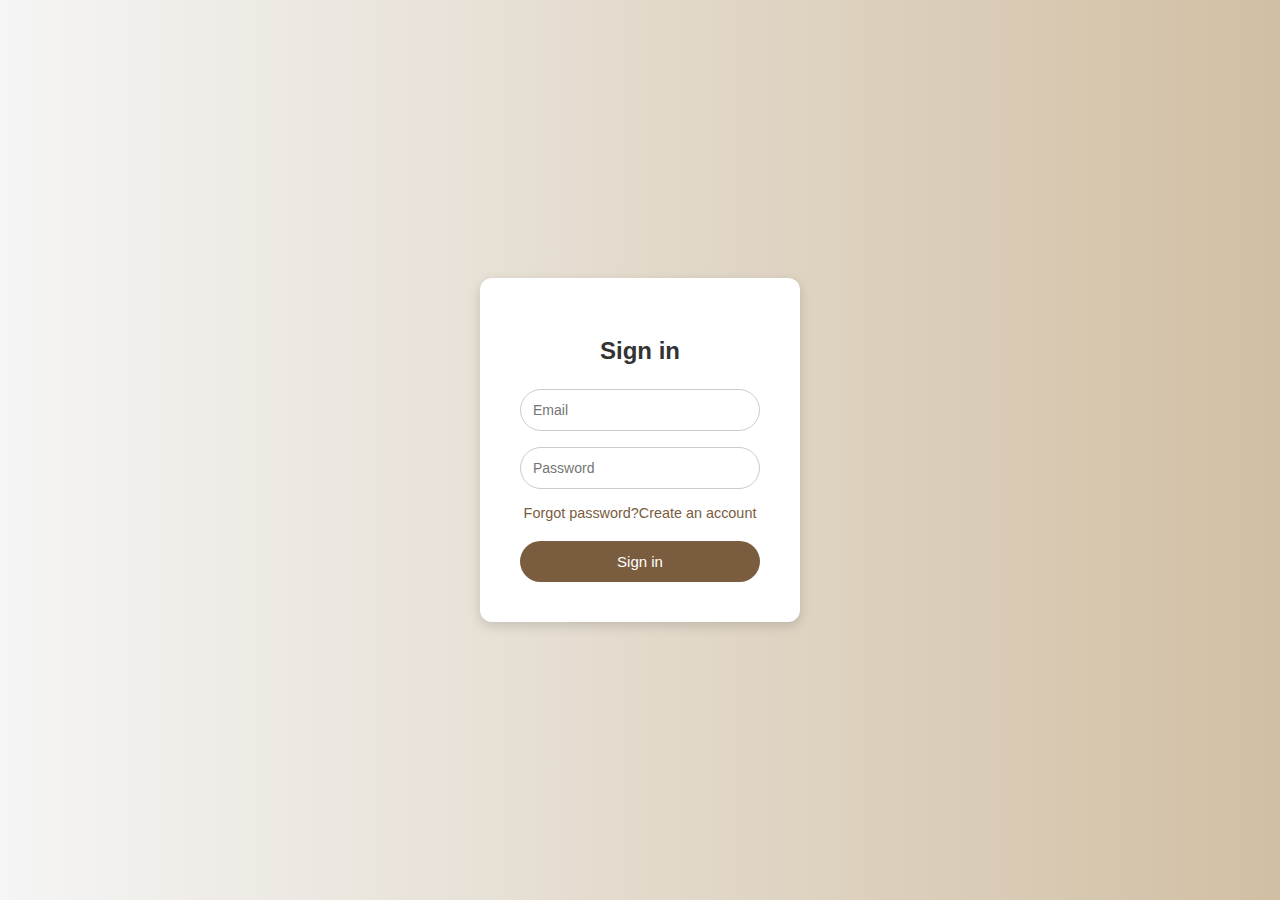
<file: pages/login.html>
<!DOCTYPE html>
<html lang="en">
<head>
  <meta charset="UTF-8" />
  <title>Sign In</title>
  <link rel="stylesheet" href="../css/login.css">
</head>
<body>
  <div class="container">
    <form action="signin.php" method="post">
      <h2>Sign in</h2>
      <input type="email" name="email" placeholder="Email" required />
      <input type="password" name="password" placeholder="Password" required />
      <div class="links">
        <a href="#">Forgot password?</a>
        <a href="../pages/signup.html">Create an account</a>

      </div>
      <button type="submit">Sign in</button>
    </form>
  </div>
  
</body>
</html>
</file>
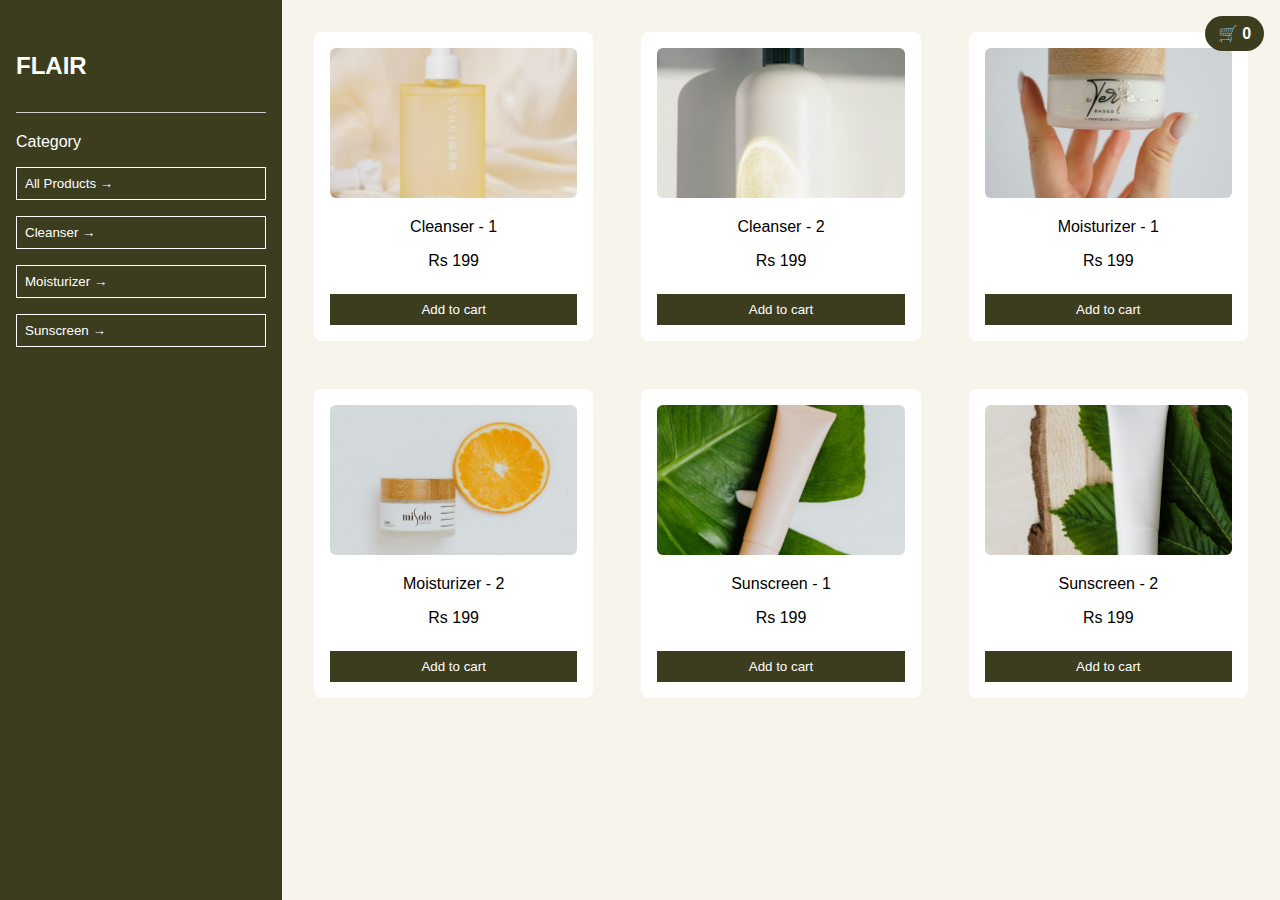
<file: pages/product.html>
<!DOCTYPE html>
<html lang="en">
<head>
  <meta charset="UTF-8" />
  <meta name="viewport" content="width=device-width, initial-scale=1.0"/>
  <title>Flair Beauty</title>
  <link rel="stylesheet" href="../css/product.css" />
</head>
<body>
  <div class="container">
    <aside class="sidebar">
      <h2>FLAIR</h2>
      <hr class="divider" />
      <p class="category-label">Category</p>
      <div class="categories">
        <button data-category="all">
          All Products <span class="arrow">→</span>
        </button>
        <button data-category="cleanser">
          Cleanser <span class="arrow">→</span>
        </button>
        <button data-category="moisturizer">
          Moisturizer <span class="arrow">→</span>
        </button>
        <button data-category="sunscreen">
          Sunscreen <span class="arrow">→</span>
        </button>
      </div>
    </aside>

    <main class="products-section">
      <div class="product-grid">
        <!-- Cleanser Products -->
        <div class="product-card" data-category="cleanser">
          <img src="../images/cleanser-1.png" alt="Cleanser 1">
          <p>Cleanser - 1</p>
          <p>Rs 199</p>
          <button>Add to cart</button>
        </div>
        <div class="product-card" data-category="cleanser">
          <img src="../images/cleanser-2.png" alt="Cleanser 2">
          <p>Cleanser - 2</p>
          <p>Rs 199</p>
          <button>Add to cart</button>
        </div>

        <!-- Moisturizer Products -->
        <div class="product-card" data-category="moisturizer">
          <img src="../images/moisturizer-1.png" alt="Moisturizer 1">
          <p>Moisturizer - 1</p>
          <p>Rs 199</p>
          <button>Add to cart</button>
        </div>
        <div class="product-card" data-category="moisturizer">
          <img src="../images/moisturizer-2.png" alt="Moisturizer 2">
          <p>Moisturizer - 2</p>
          <p>Rs 199</p>
          <button>Add to cart</button>
        </div>

        <!-- Sunscreen Products -->
        <div class="product-card" data-category="sunscreen">
          <img src="../images/sunscreen-1.png" alt="Sunscreen 1">
          <p>Sunscreen - 1</p>
          <p>Rs 199</p>
          <button>Add to cart</button>
        </div>
        <div class="product-card" data-category="sunscreen">
          <img src="../images/sunscreen-2.png" alt="Sunscreen 2">
          <p>Sunscreen - 2</p>
          <p>Rs 199</p>
          <button>Add to cart</button>
        </div>
      </div>
    </main>
  </div>

  <!-- Cart Icon -->
  <div class="cart-icon" onclick="toggleCart()">
    🛒 <span id="cart-count">0</span>
  </div>

  <!-- Cart Sidebar -->
  <div class="cart-sidebar" id="cart-sidebar">
    <h3>Your Cart</h3>
    <ul id="cart-items"></ul>
    <p><strong>Total:</strong> Rs <span id="cart-total">0</span></p>
    <button onclick="toggleCart()">Close</button>
  </div>

  
  <script src="../js/product.js"></script>
</body>
</html>
</file>
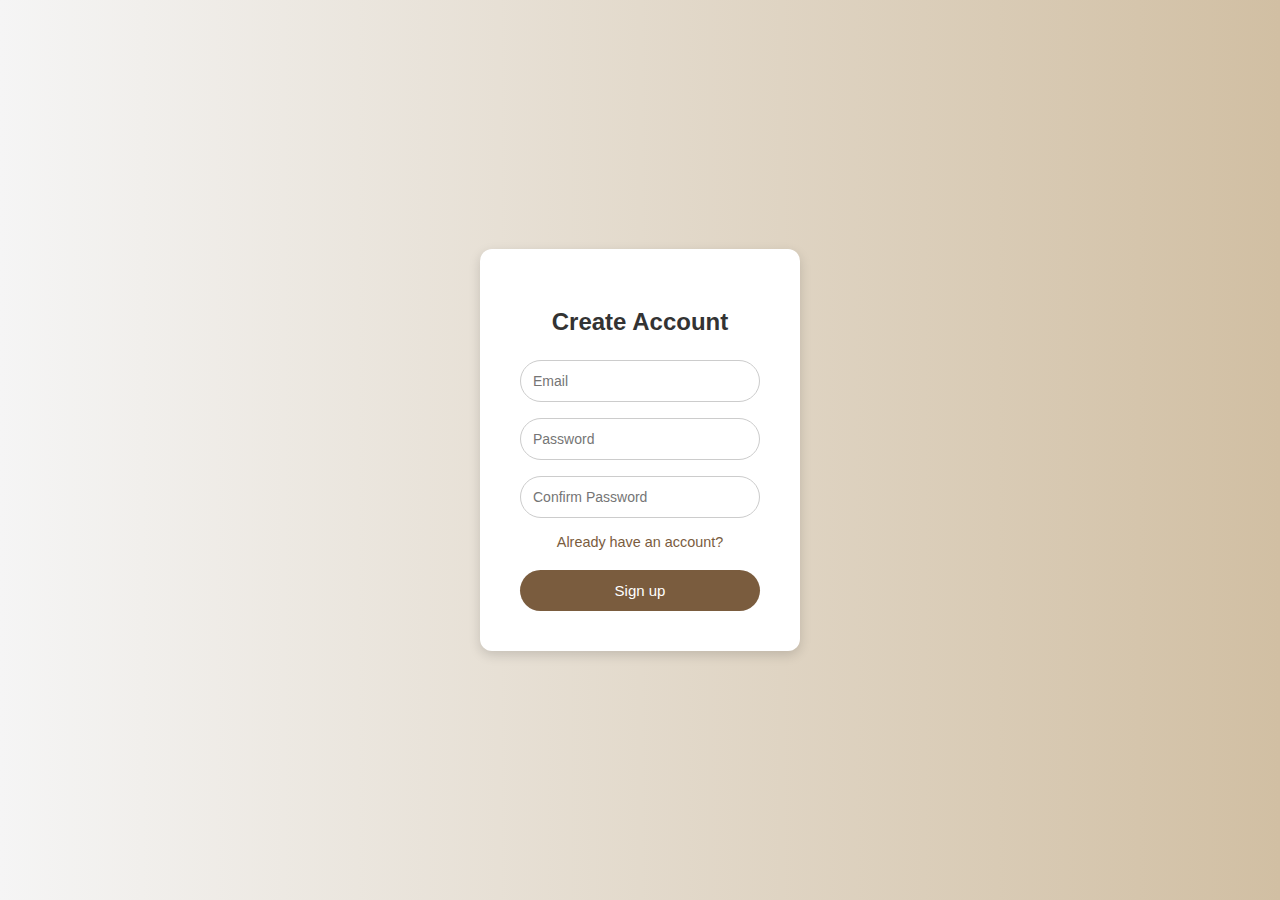
<file: pages/signup.html>
<!DOCTYPE html>
<html lang="en">
<head>
  <meta charset="UTF-8" />
  <title>Sign Up</title>
  <link rel="stylesheet" href="../css/login.css" />
  <script>
    function validateForm() {
      const email = document.forms["signupForm"]["email"].value.trim();
      const password = document.forms["signupForm"]["password"].value;
      const confirmPassword = document.forms["signupForm"]["confirm_password"].value;

      const emailPattern = /^[^\s@]+@[^\s@]+\.[^\s@]+$/;
      if (!emailPattern.test(email)) {
        alert("Please enter a valid email address.");
        return false;
      }

      if (password.length < 6) {
        alert("Password must be at least 6 characters long.");
        return false;
      }

      if (password !== confirmPassword) {
        alert("Passwords do not match.");
        return false;
      }

      return true;
    }
  </script>
</head>
<body>
  <div class="container">
    <form name="signupForm" action="register.php" method="post" onsubmit="return validateForm()">
      <h2>Create Account</h2>
      <input type="email" name="email" placeholder="Email" required />
      <input type="password" name="password" placeholder="Password" required />
      <input type="password" name="confirm_password" placeholder="Confirm Password" required />
      <div class="links">
        <a href="../pages/login.html">Already have an account?</a>
      </div>
      <button type="submit">Sign up</button>
    </form>
  </div>
</body>
</html>
</file>
<file: css/login.css>
/* General Styles */
body {
  margin: 0;
  font-family: 'Segoe UI', sans-serif;
  background: linear-gradient(to right, #f5f5f5, #d1bfa3);
  display: flex;
  justify-content: center;
  align-items: center;
  height: 100vh;
}

/* Form Container */
.container {
  background: white;
  padding: 40px;
  border-radius: 12px;
  box-shadow: 0 4px 12px rgba(0,0,0,0.15);
  width: 320px;
  box-sizing: border-box;
  animation: fadeIn 0.5s ease-in-out;
}

/* Heading */
h2 {
  text-align: center;
  margin-bottom: 24px;
  color: #333;
}

/* Inputs */
input[type="email"],
input[type="password"] {
  width: 100%;
  padding: 12px;
  margin-bottom: 16px;
  border: 1px solid #ccc;
  border-radius: 25px;
  box-sizing: border-box;
  font-size: 14px;
  transition: 0.3s border ease;
}

input[type="email"]:focus,
input[type="password"]:focus {
  border-color: #b48c64;
  outline: none;
}

/* Links */
.links {
  display: flex;
  justify-content: center;
  font-size: 0.9em;
  margin-bottom: 20px;
}

.links a {
  color: #7a5c3e;
  text-decoration: none;
}

.links a:hover {
  text-decoration: underline;
}

/* Button */
button {
  width: 100%;
  padding: 12px;
  background-color: #7a5c3e;
  color: white;
  border: none;
  border-radius: 25px;
  font-size: 15px;
  cursor: pointer;
  transition: 0.3s background-color ease;
}

button:hover {
  background-color: #60452d;
}

/* Animation */
@keyframes fadeIn {
  from {
    opacity: 0;
    transform: translateY(30px);
  }
  to {
    opacity: 1;
    transform: translateY(0);
  }
}
</file>
<file: css/product.css>
body {
    margin: 0;
    font-family: sans-serif;
    background-color: #F7F5EB;
  }
  
  .container {
    display: flex;
    height: 100vh;
  }
  
  .sidebar {
    width: 250px;
  background-color: #3C3D1E;
    
    color: white;
    padding: 2rem 1rem;
  }
  
  .sidebar h2 {
    margin-bottom: 2rem;
  }
  
  .categories button {
    display: block;
    background-color: transparent;
    border: 1px solid white;
    color: white;
    padding: 0.5rem;
    margin-bottom: 1rem;
    width: 100%;
    text-align: left;
    cursor: pointer;
  }
  
  .products-section {
    flex: 1;
    padding: 2rem 2rem 4rem 2rem;
    overflow-y: auto;
  }
  
  .product-grid {
    display: grid;
    grid-template-columns: repeat(auto-fill, minmax(200px, 1fr));
    gap: 3rem;
  }
  
  .product-card {
    background-color: #fff;
    padding: 1rem;
    text-align: center;
    border-radius: 8px;
  }
  
  .product-card img {
  width: 100%;
  height: 150px; 
  object-fit: cover; 
  border-radius: 6px;
}
  
  .product-card button {
    margin-top: 0.5rem;
    padding: 0.5rem;
    background-color: #3C3D1E;
    color: white;
    border: none;
    cursor: pointer;
    width: 100%;
  }
  .cart-summary {
  position: fixed;
  top: 1.2rem;
  right: 2rem;
  background-color: #3C3D1E;
  color: white;
  padding: 0.7rem 1rem;
  border-radius: 5px;
  font-weight: bold;
  z-index: 1000;
}

.cart-icon {
  position: fixed;
  top: 1rem;
  right: 1rem;
  background-color: #3C3D1E;
  color: white;
  padding: 0.5rem 0.8rem;
  border-radius: 50px;
  cursor: pointer;
  z-index: 1001;
  font-weight: bold;
}

.cart-sidebar {
  position: fixed;
  top: 0;
  right: -400px; /* hidden by default */
  width: 300px;
  height: 100vh;
  background-color: #fff;
  box-shadow: -2px 0 10px rgba(0, 0, 0, 0.2);
  padding: 1.5rem;
  transition: right 0.3s ease;
  z-index: 1000;
  overflow-y: auto;
}

.cart-sidebar.open {
  right: 0;
}

.cart-sidebar h3 {
  margin-top: 0;
}

#cart-items li {
  margin-bottom: 1rem;
  border-bottom: 1px solid #ccc;
  padding-bottom: 0.5rem;
}
.divider {
  border: none;
  height: 1px;
  background-color: #ccc; /* Light grey line */
  margin: 10px 0 20px 0;
}
</file>
